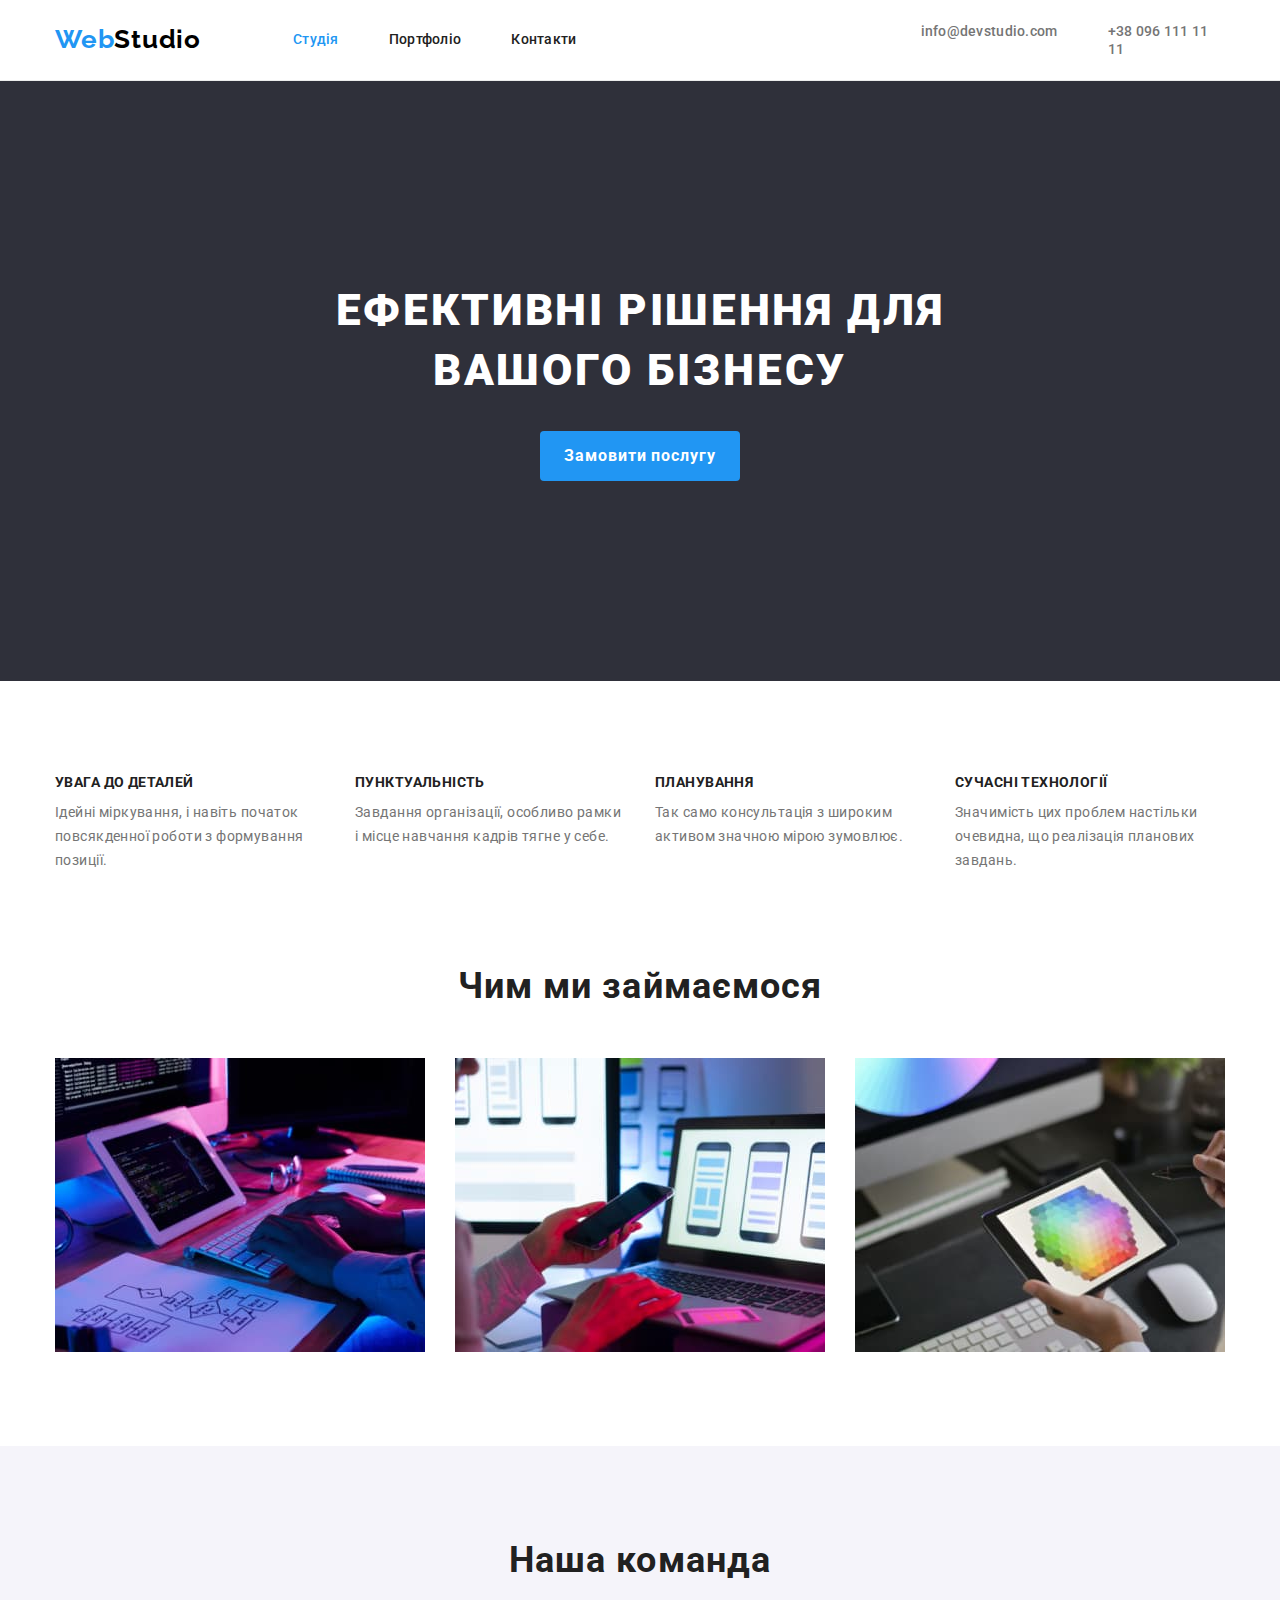
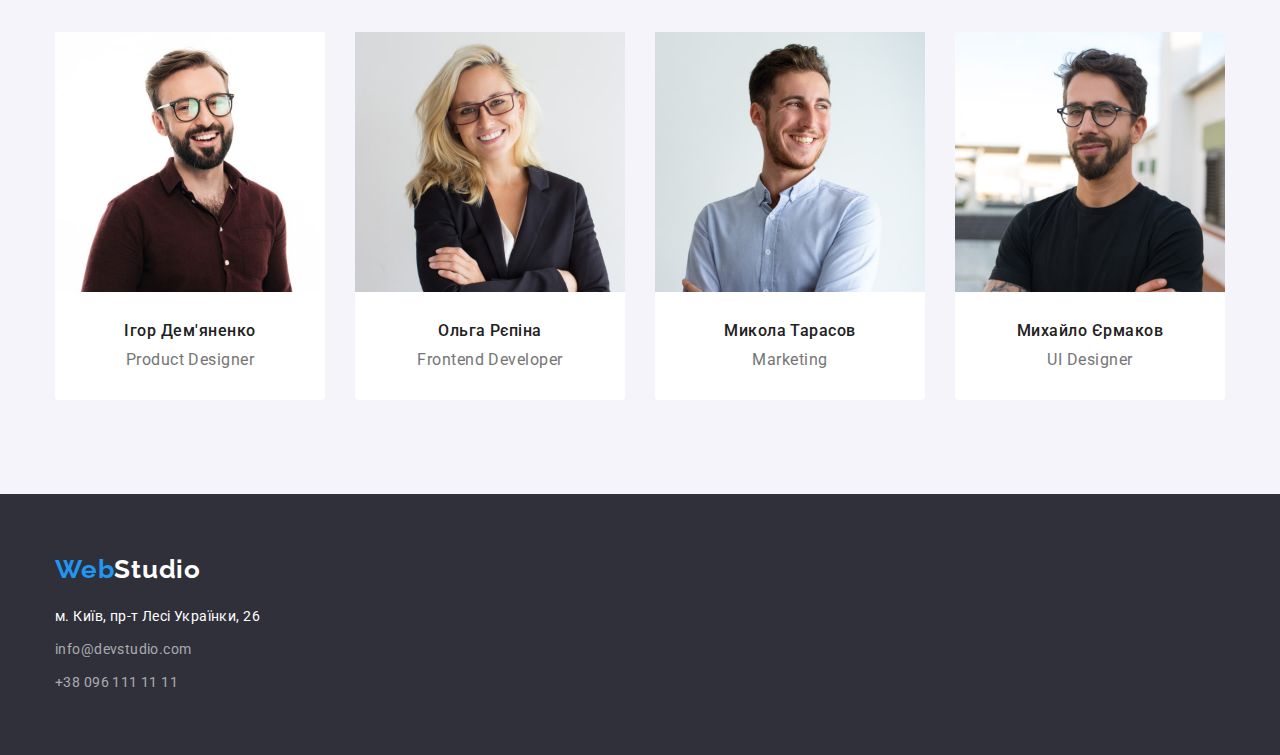
<file: index.html>
<!DOCTYPE html>
<html lang="uk">
<head>
    <meta charset="UTF-8">
    <meta http-equiv="X-UA-Compatible" content="IE=edge">
    <meta name="viewport" content="width=device-width, initial-scale=1.0">
    <link href="https://fonts.googleapis.com/css2?family=Raleway:wght@700&family=Roboto:wght@400;500;700;900&display=swap"
        rel="stylesheet">
    <link rel="stylesheet" href="https://cdnjs.cloudflare.com/ajax/libs/modern-normalize/1.1.0/modern-normalize.min.css">
    <link rel="stylesheet" href="./css/styles.css">
    <title>Студія</title>
</head>
<body>
    <!--Шапка сайта-->
    <header class="header">
        <div class="contanier header-flex">
            <a class="link" href="./index.html"><span class="logo-first">Web</span><span class="logo-last">Studio</span></a>
            
            <nav class="header-nav">
                <ul class="header-nav-lsit list">
                    <li class="header-nav-item">
                        <a href="./index.html" class="header-link link active-page">
                            Студія
                        </a>
                    </li>
                    <li class="header-nav-item">
                        <a href="./portfolio.html" class="header-link link">
                            Портфоліо
                        </a>
                    </li>
                    <li class="header-nav-item">
                        <a href="" class="header-link link">
                            Контакти
                        </a>
                    </li>
                </ul>
            </nav>
            
            <ul class="header-contacts-lsit list">
                <li class="header-contacts-item">
                    <a href="mailto:info@devstudio.com" class="header-mail-link link">
                        info@devstudio.com
                    </a>
                </li>
                <li class="header-contacts-item">
                    <a class="header-tel-link link" href="tel:+380961111111">
                        +38 096 111 11 11
                    </a>
                </li>
            </ul>
        </div>
        
    </header>

    <main>
        <!--Герой-->
        <section class="hero">
            <div class="contanier">
                <h1 class="hero-title">Ефективні рішення для вашого бізнесу</h1>
                <button type="button" class="hero-btn btn">Замовити послугу</button>
            </div>
            
        </section>
        <!--Плюсы-->
        <section class="benefits section">
            <div class="contanier">
                <h2 class="visually-hidden">Наші переваги</h2>
                <ul class="benefits-list list">
                    <li class="benefits-list-item">
                        <h3 class="benefits-title-item">УВАГА ДО ДЕТАЛЕЙ</h3>
                        <p class="benefits-text-item">Ідейні міркування, і навіть початок повсякденної роботи з формування позиції.</p>
                    </li>
                    <li class="benefits-list-item">
                        <h3 class="benefits-title-item">ПУНКТУАЛЬНІСТЬ</h3>
                        <p class="benefits-text-item">Завдання організації, особливо рамки і місце навчання кадрів тягне у себе.</p>
                    </li>
                    <li class="benefits-list-item">
                        <h3 class="benefits-title-item">ПЛАНУВАННЯ</h3>
                        <p class="benefits-text-item">Так само консультація з широким активом значною мірою зумовлює.</p>
                    </li>
                    <li class="benefits-list-item">
                        <h3 class="benefits-title-item">СУЧАСНІ ТЕХНОЛОГІЇ</h3>
                        <p class="benefits-text-item">Значимість цих проблем настільки очевидна, що реалізація планових завдань.</p>
                    </li>
                </ul>
            </div>   
        </section>
        <!--Продукт-->
        <section class="products section">
            <div class="contanier">
            <h2 class="products-title">Чим ми займаємося</h2>
            <ul class="products-title-list list">
                <li class="products-list-item">
                    <img src="./images/workmake1.jpg" alt="Пише код" width="370" height="294">
                </li>
                <li class="products-list-item">
                    <img src="./images/workmake2.jpg" alt="Мобільні додатки" width="370" height="294">
                </li>
                <li class="products-list-item">
                    <img src="./images/workmake3.jpg" alt="Графічний дизайн" width="370" height="294">
                </li>
            </ul>
            </div>
        </section>
        <!--Комадна-->
        <section class="team section">
            <div class="contanier">
                <h2 class="team-title">Наша команда</h2>
                <ul class="team-title-list list">
                    <li class="team-list-item">
                        <img src="./images/teammenber1.jpg" alt="Ігор Дем'яненко" width="270" height="260">
                        <div class="team-item-wrapper">
                            <h3 class="team-name">Ігор Дем'яненко</h3>
                            <p class="team-position">Product Designer</p>
                        </div>
                    </li>
                    <li class="team-list-item">
                        <img src="./images/teammenber2.jpg" alt="Ольга Рєпіна" width="270" height="260">
                        <div class="team-item-wrapper">
                            <h3 class="team-name">Ольга Рєпіна</h3>
                            <p class="team-position">Frontend Developer</p>
                        </div>
                    </li>
                    <li class="team-list-item">
                        <img src="./images/teammenber3.jpg" alt="Микола Тарасов" width="270" height="260">
                        <div class="team-item-wrapper">
                            <h3 class="team-name">Микола Тарасов</h3>
                            <p class="team-position">Marketing</p>
                        </div>
                    </li>
                    <li class="team-list-item">
                        <img src="./images/teammenber4.jpg" alt="Михайло Єрмаков" width="270" height="260">
                        <div class="team-item-wrapper">
                            <h3 class="team-name">Михайло Єрмаков</h3>
                            <p class="team-position">UI Designer</p>
                        </div>
                    </li>
                </ul>
            </div>
        </section>
    </main>
    
    <footer class="footer">
        <div class="contanier">
            <a class="link" href="./index.html"><span class="logo-first">Web</span><span class="footer-logo-last">Studio</span></a>
            <address class="address">
                <ul class="footer-nav-list list">
                    <li class="footer-list-link">
                        <a class="footer-address link" href="http://goo.gl/maps/QTR2mPzjSUtPzngC9" target="_blank"
                            rel="noopener noreferrer">м. Київ, пр-т Лесі Українки,
                            26
                        </a>
                    </li>
                    <li class="footer-list-link">
                        <a href="mailto:info@devstudio.com" class="footer-mail link">
                            info@devstudio.com
                        </a>
                    </li>
                    <li class="footer-list-link">
                        <a class="footer-tel link" href="tel:+380961111111">
                            +38 096 111 11 11
                        </a>
                    </li>
            
                </ul>
            </address>
        </div>
    </footer>

</body>
</html>
</file>
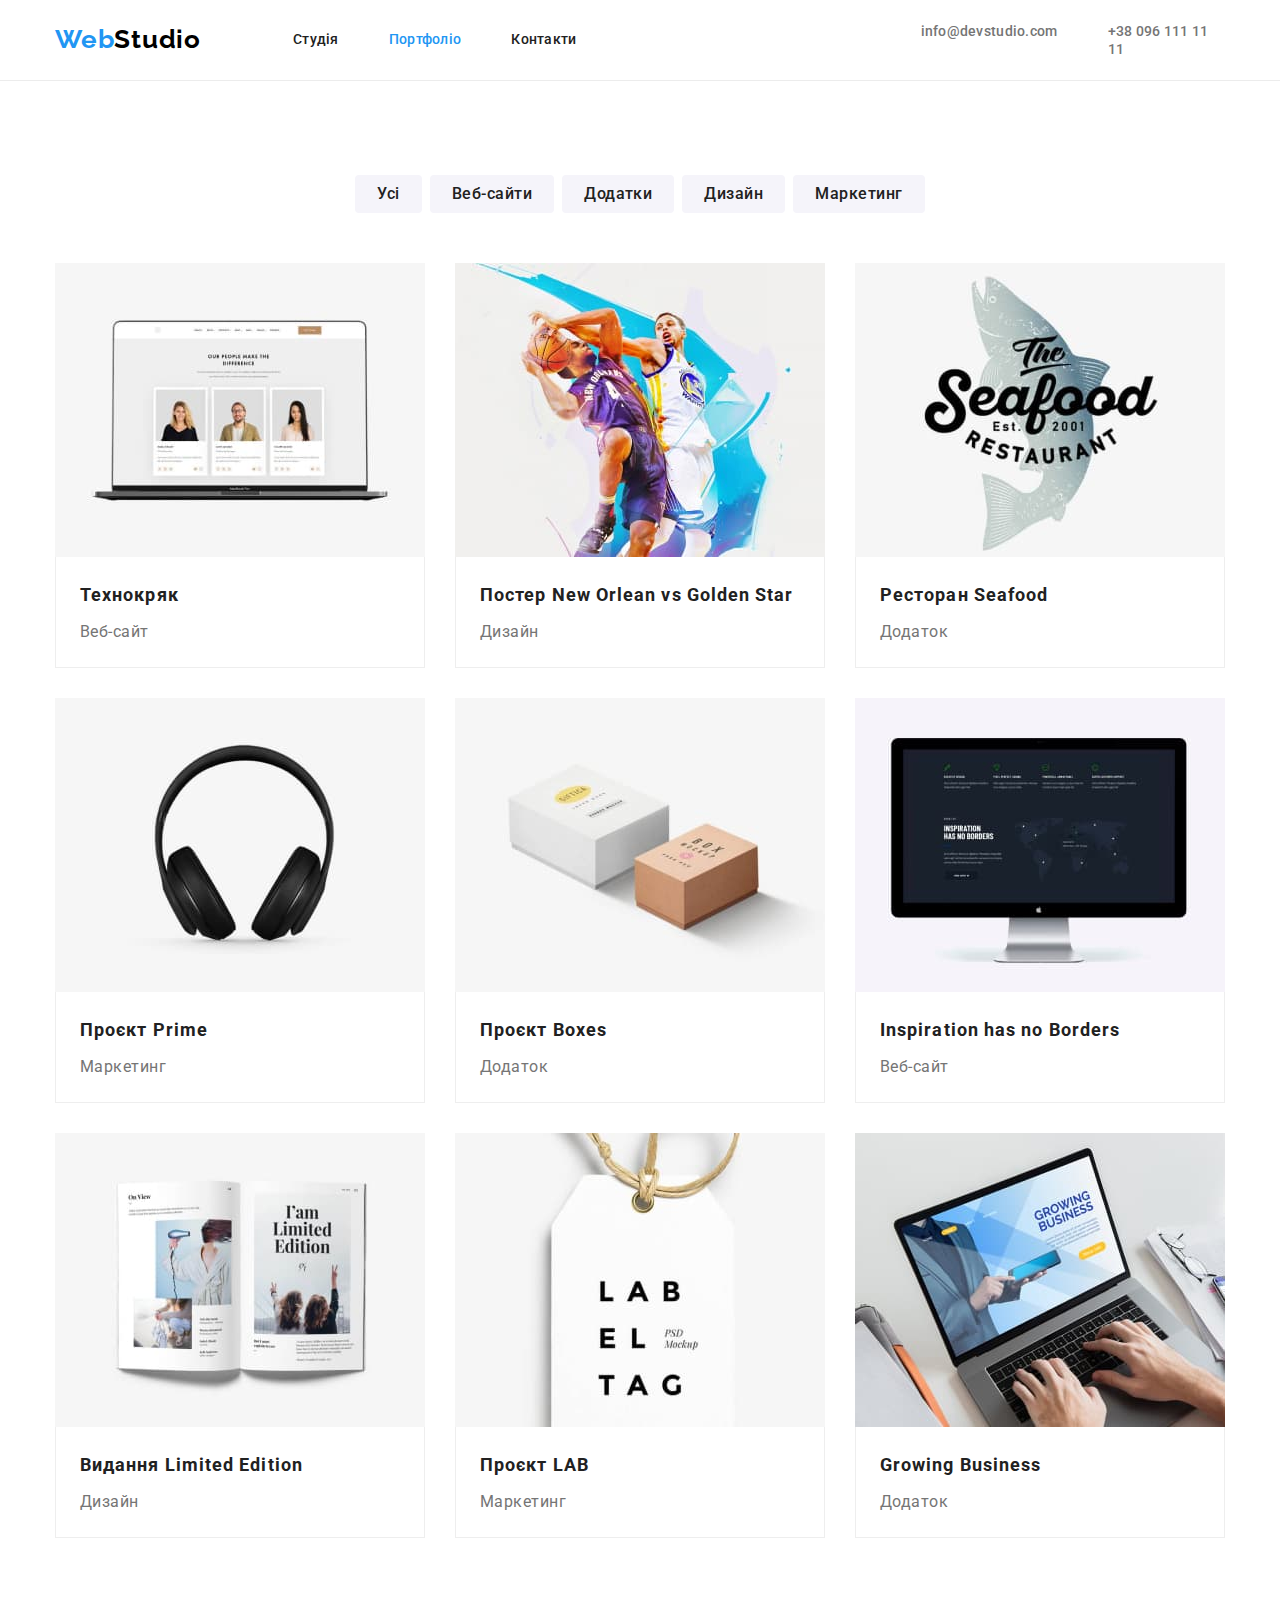
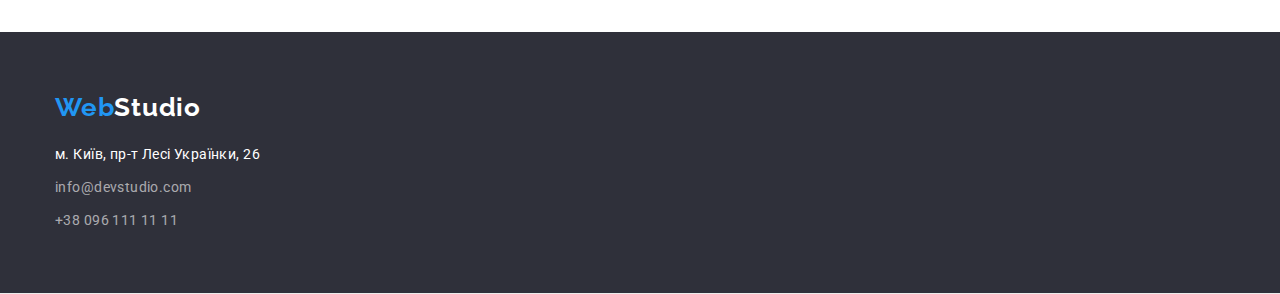
<file: portfolio.html>
<!DOCTYPE html>
<html lang="uk">
<head>
    <meta charset="UTF-8">
    <meta http-equiv="X-UA-Compatible" content="IE=edge">
    <meta name="viewport" content="width=s, initial-scale=1.0">
    <link href="https://fonts.googleapis.com/css2?family=Raleway:wght@700&family=Roboto:wght@400;500;700;900&display=swap"
        rel="stylesheet">
    <link rel="stylesheet" href="https://cdnjs.cloudflare.com/ajax/libs/modern-normalize/1.1.0/modern-normalize.min.css">
    <link rel="stylesheet" href="./css/styles.css">
    <title>Портфоліо</title>

</head>
<body>
    <header class="header">
        <header class="header">
            <div class="contanier header-flex">
                <a class="link" href="./index.html"><span class="logo-first">Web</span><span class="logo-last">Studio</span></a>
        
                <nav class="header-nav">
                    <ul class="header-nav-lsit list">
                        <li class="header-nav-item">
                            <a href="./index.html" class="header-link link">
                                Студія
                            </a>
                        </li>
                        <li class="header-nav-item">
                            <a href="./portfolio.html" class="header-link active-page link">
                                Портфоліо
                            </a>
                        </li>
                        <li class="header-nav-item">
                            <a href="" class="header-link link">
                                Контакти
                            </a>
                        </li>
                    </ul>
                </nav>
        
                <ul class="header-contacts-lsit list">
                    <li class="header-contacts-item">
                        <a href="mailto:info@devstudio.com" class="header-mail-link link">
                            info@devstudio.com
                        </a>
                    </li>
                    <li class="header-contacts-item">
                        <a class="header-tel-link link" href="tel:+380961111111">
                            +38 096 111 11 11
                        </a>
                    </li>
                </ul>
            </div>
    </header>

    <main>
        <section class="webnav section">
            <div class="contanier">
                <h1 class="visually-hidden">Фільтр</h1>
                <ul class="webnav-list list">
                    <li class="webnav-list-item"><button type="button" class="webnav-btn btn">Усі</button></li>
                    <li class="webnav-list-item"><button type="button" class="webnav-btn btn">Веб-сайти</button></li>
                    <li class="webnav-list-item"><button type="button" class="webnav-btn btn">Додатки</button></li>
                    <li class="webnav-list-item"><button type="button" class="webnav-btn btn">Дизайн</button></li>
                    <li class="webnav-list-item"><button type="button" class="webnav-btn btn">Маркетинг</button></li>
                </ul>
                <ul class="webnav-products-list list">
                    <li class="product-elements">
                        <img src="./images/project1.jpg" alt="Зображення веб-сторинкі" width="370" height="294">
                        <div class="webnaw-products-wrapper">
                            <h2 class="webnaw-title">Технокряк</h2>
                            <p class="webnaw-products">Веб-сайт</p>
                        </div>
                        
                    </li>
                    <li class="product-elements">
                        <img src="./images/project2.jpg" alt="Постер New Orlean vs Golden Star" width="370" height="294">
                        <div class="webnaw-products-wrapper">
                            <h2 class="webnaw-title">Постер New Orlean vs Golden Star</h2>
                            <p class="webnaw-products">Дизайн</p>
                        </div>
                    </li>
                    <li class="product-elements">
                        <img src="./images/project3.jpg" alt="Логотип ресторану Seafood" width="370" height="294">
                        <div class="webnaw-products-wrapper">
                            <h2 class="webnaw-title">Ресторан Seafood</h2>
                            <p class="webnaw-products">Додаток</p>
                        </div>
                    </li>
                    <li class="product-elements">
                        <img src="./images/project4.jpg" alt="Навушники" width="370" height="294">
                        <div class="webnaw-products-wrapper">
                            <h2 class="webnaw-title">Проєкт Prime</h2>
                            <p class="webnaw-products">Маркетинг</p>
                        </div>
                    </li>
                    <li class="product-elements">
                        <img src="./images/project5.jpg" alt="дві коробки" width="370" height="294">
                        <div class="webnaw-products-wrapper">
                            <h2 class="webnaw-title">Проєкт Boxes</h2>
                            <p class="webnaw-products">Додаток</p>
                        </div>
                    </li>
                    <li class="product-elements">
                        <img src="./images/project6.jpg" alt="монітор із зображенням сайту" width="370" height="294">
                        <div class="webnaw-products-wrapper">
                            <h2 class="webnaw-title">Inspiration has no Borders</h2>
                            <p class="webnaw-products">Веб-сайт</p>
                        </div>
                    </li>
                    <li class="product-elements">
                        <img src="./images/project7.jpg" alt="Розгорута книга із картинками" width="370" height="294">
                        <div class="webnaw-products-wrapper">
                            <h2 class="webnaw-title">Видання Limited Edition</h2>
                            <p class="webnaw-products">Дизайн</p>
                        </div>
                    </li>
                    <li class="product-elements">
                        <img src="./images/project8.jpg" alt="Бірка із проектом LAB" width="370" height="294">
                        <div class="webnaw-products-wrapper">
                            <h2 class="webnaw-title">Проєкт LAB</h2>
                            <p class="webnaw-products">Маркетинг</p>
                        </div>
                    </li>
                    <li class="product-elements">
                        <img src="./images/project9.jpg" alt="Користування сайтом на ноутбуці" width="370" height="294">
                        <div class="webnaw-products-wrapper">
                            <h2 class="webnaw-title">Growing Business</h2>
                            <p class="webnaw-products">Додаток</p>
                        </div>
                    </li>
                </ul>
            </div>
        </section>
    </main>

    <footer class="footer">
        <div class="contanier">
            <a class="link" href="./index.html"><span class="logo-first">Web</span><span
                    class="footer-logo-last">Studio</span></a>
            <address class="address">
                <ul class="footer-nav-list list">
                    <li class="footer-list-link">
                        <a class="footer-address link" href="http://goo.gl/maps/QTR2mPzjSUtPzngC9" target="_blank"
                            rel="noopener noreferrer">м. Київ, пр-т Лесі Українки,
                            26
                        </a>
                    </li>
                    <li class="footer-list-link">
                        <a href="mailto:info@devstudio.com" class="footer-mail link">
                            info@devstudio.com
                        </a>
                    </li>
                    <li class="footer-list-link">
                        <a class="footer-tel link" href="tel:+380961111111">
                            +38 096 111 11 11
                        </a>
                    </li>
    
                </ul>
            </address>
        </div>
    </footer>
</body>
</html>
</file>
<file: css/styles.css>
/* GENERAL STYLES */
:root {
    --first-font: 'Roboto', sans-serif;
    --second-font: 'Raleway', sans-serif;
    --accent-color: #2196F3;
    --main-text-color: #212121;
    --second-text-color: #757575;
    --main-white-color: #FFFFFF;
    --background-color:#F5F5F5;
    --first-background-color: #2F303A;
    --second-background-color:#F5F4FA;
    --logo-black-color: #000000;
    --footer-address-color: rgba(255, 255, 255, 0.6);
    --color-action-btn: #188ce8;
}
body {
    font-family: var(--first-font);
    color: var(--main-text-color);
    background-color: var(--main-white-color);
}

.list {
    list-style: none;
    padding: 0;
    margin: 0;
}

.link {
    text-decoration: none;
}
.link:hover,
.link:focus {
    color: var(--accent-color);
}

.btn {
    cursor: pointer;
    border: none;
    border-radius: 4px;
}
h1,
h2,
h3,
h4,
h5,
h6,
p,
ul {
    margin: 0;
    padding: 0;
}
img {
    display: block;
    max-width: 100%;
    height: auto;
}
.contanier {
    width: 1200px;
    margin-left: auto;
    margin-right: auto;
    padding-left: 15px;
    padding-right: 15px;
}
.section {
    padding-top: 94px;
    padding-bottom: 94px;
}
.section:nth-child(3) {
    padding-top: 0;
}


/* LOGO */
.logo-first,
.logo-last,
.footer-logo-last {
    font-family: var(--second-font);
    font-weight: 700;
    font-size: 26px;
    line-height: 1.2;
    letter-spacing: 0.03em;
    color: var(--accent-color);
}

.logo-last {
    color: var(--logo-black-color);
    margin-right: 92px;
    
}
.footer-logo-last {
    color: var(--main-white-color);
}


/* HEADER */
.header {
    border-bottom: 1px solid #ececec;
}
.header-flex {
    display: flex;
    align-items: center;
}

.header-nav-lsit,   
.header-contacts-lsit {
    display: flex;

}
.header-contacts-lsit{
    padding-left: 344px;
}

.header-nav-item {
    display: flex;

}
.header-nav-item:not(:last-child){
    margin-right: 50px;
}
.header-nav-item .header-link {
    padding: 32px 0;
}
.header-link {
    font-weight: 500;
    font-size: 14px;
    line-height: 1.14;
    letter-spacing: 0.02em;
    color: var(--main-text-color);
}
.active-page {
    color: var(--accent-color);
}
.header-contacts-item:not(:last-child) {
    margin-right: 50px;
}
.header-mail-link,
.header-tel-link {
    font-weight: 500;
    font-size: 14px;
    line-height: 1.14;
    letter-spacing: 0.02em;
    color: var(--second-text-color);
}


/* HERO */
.hero {
    background-color: var(--first-background-color);
    padding: 200px 0;
    text-align: center;
}
.hero-title {
    width: 696px;
    margin-bottom: 30px;
    margin-left: auto;
    margin-right: auto;

    font-weight: 900;
    font-size: 44px;
    line-height: 1.36;
    text-align: center;
    letter-spacing: 0.06em;
    text-transform: uppercase;
    color: var(--main-white-color);
}

.hero-btn {
    min-width: 200px;
    padding: 10px 20px;

    font-family: var(--first-font);
    font-weight: 700;
    font-size: 16px;
    line-height: 1.88;
    text-align: center;
    letter-spacing: 0.06em;
    color: var(--main-white-color);
    background-color: var(--accent-color);
}
.hero-btn:hover,
.hero-btn:focus {
    background-color: var(--color-action-btn);
}
/* BENEFITS */
.benefits-list{
    margin: -15px;
    display: flex;
    justify-content: space-between;
}
.benefits-list-item {
    width: 270px;
    margin: 15px;
}
.benefits-title-item{
    margin-bottom: 10px;

    font-weight: 700;
    font-size: 14px;
    line-height: 1.14;
    letter-spacing: 0.03em;
    text-transform: uppercase;
    color: var(--main-text-color);
}
.benefits-text-item {
    font-weight: 400;
    font-size: 14px;
    line-height: 1.71;
    letter-spacing: 0.03em;
    color: var(--second-text-color);
}
.visually-hidden {
    position: absolute;
    width: 1px;
    height: 1px;
    margin: -1px;
    border: 0;
    padding: 0;

    white-space: nowrap;
    clip-path: inset(100%);
    clip: rect(0 0 0 0);
    overflow: hidden;
}

/* PRODUCTS */
.products-title {
    margin-bottom: 50px;

    font-weight: 700;
    font-size: 36px;
    line-height: 1.16;
    text-align: center;
    letter-spacing: 0.03em;
    color: var(--main-text-color);

}
.products-title-list{
    display: flex;
    justify-content: space-between;
}
/* TEAM */
.team {
    background: var(--second-background-color);
}

.team-title {
    margin-bottom: 50px;
    font-weight: 700;
    font-size: 36px;
    line-height: 1.16;
    text-align: center;
    letter-spacing: 0.03em;
    color: var(--main-text-color);
}
.team-title-list{
    display: flex;
}
.team-list-item{
    width: 270px;
}
.team-list-item:not(:last-child) {
    margin-right: 30px;
}
.team-item-wrapper {
    background: var(--main-white-color);

    padding-top: 30px;
    padding-bottom: 30px;
    border-radius: 0px 0px 4px 4px;
}

.team-name {
    margin-bottom: 10px;
    font-weight: 500;
    font-size: 16px;
    line-height: 1.18;
    text-align: center;
    letter-spacing: 0.03em;
    color: var(--main-text-color);
}
.team-position {
    font-weight: 400;
    font-size: 16px;
    line-height: 1.18;
    text-align: center;
    letter-spacing: 0.03em;
    color: var(--second-text-color);
}
/* FOOTER */

.footer{
    background-color: var(--first-background-color);

    padding: 60px 0;
}
.address {
    margin-top: 20px;
}
.footer-list-link:not(:last-child) {
    margin-bottom: 9px;
}
.footer-list-link:not(la)
.footer-mail,
.footer-tel,
.footer-address {
    font-weight: 400;
    font-style: normal;
    font-size: 14px;
    line-height: 1.71;
    letter-spacing: 0.03em;
    color: var(--footer-address-color);
    
}

.footer-address {
    color: var(--main-white-color);
    font-style: normal;
}

/* ПОРТОФЛІО */
.webnav-list {
    margin-bottom: 50px;

    display: flex;
    justify-content: center;
}
.webnav-list-item:not(:last-child){
    margin-right: 8px;
}
.product-elements {
    width: 370px;
}
.webnaw-products-wrapper {
    padding: 20px 24px;
    
    border: 1px solid #eeeeee;
    border-top: none;
}
.webnav-btn {
    padding: 6px 22px;
    border-radius: 4px;

    font-family: var(--first-font);
    font-weight: 500;
    font-size: 16px;
    line-height: 1.62;
    text-align: center;
    letter-spacing: 0.03em;
    color: var(--main-text-color);
    background-color: var(--second-background-color);
}
.webnav-btn:hover,
.webnav-btn:focus {
    color: var(--main-white-color);
    background-color: var(--accent-color);
}
.webnav-products-list {
    display: flex;
    flex-wrap: wrap;
    gap: 30px;
}
.webnaw-title {
    margin-bottom: 4px;
    font-weight: 700;
    font-size: 18px;
    line-height: 2;
    letter-spacing: 0.06em;
    color: var(--main-text-color);
}
.webnaw-products {
    font-weight: 400;
    font-size: 16px;
    line-height: 1.88;
    letter-spacing: 0.03em;
    color: var(--second-text-color);
}
</file>
